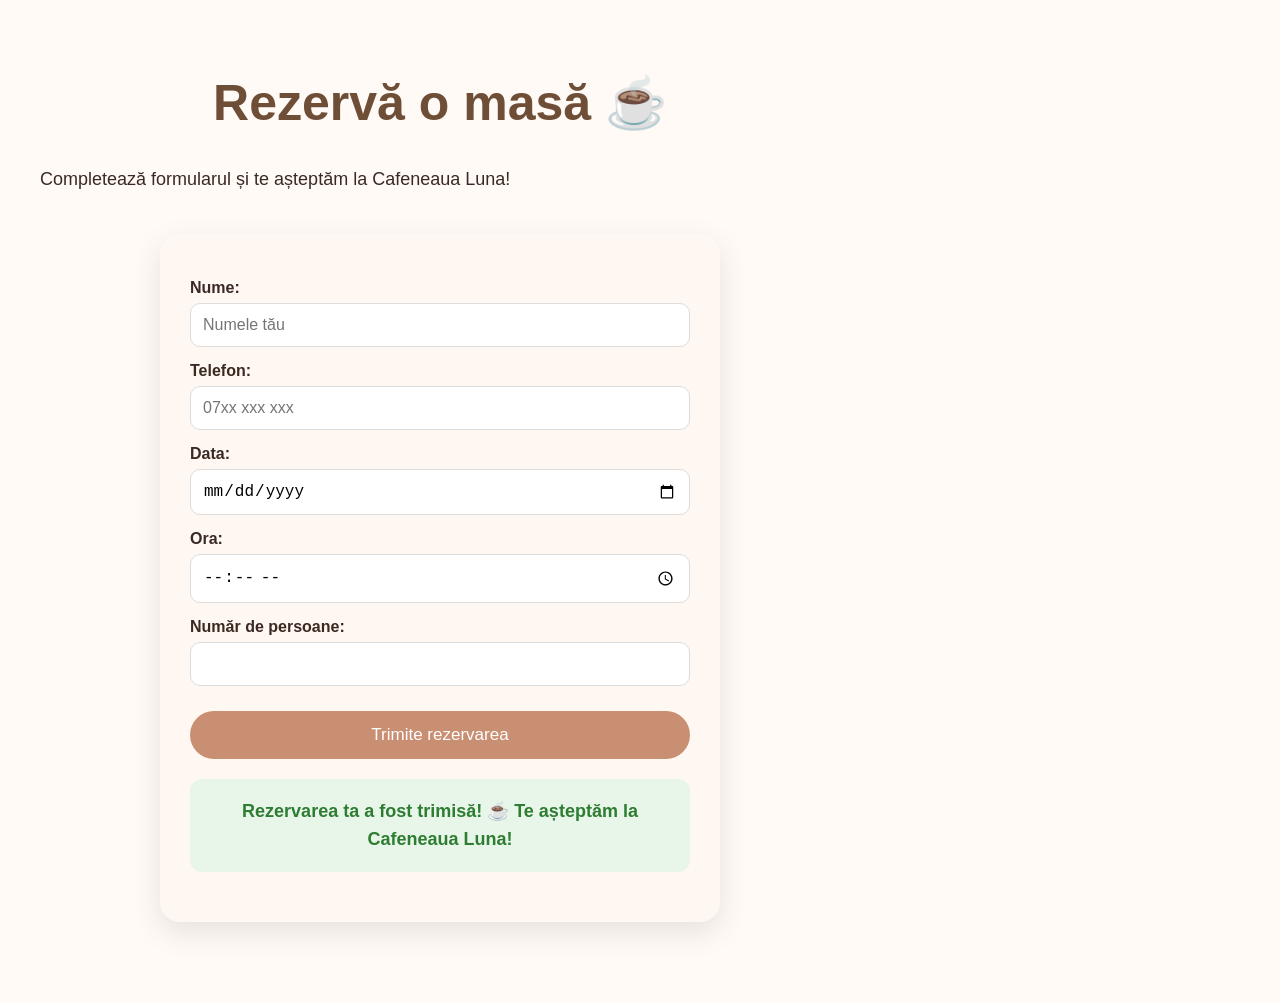
<file: rezervare.html>
<!DOCTYPE html>
<html lang="ro">
<head>
    <meta charset="UTF-8">
    <title>Rezervă o masă - Cafeneaua Luna</title>
    <link rel="stylesheet" href="style.css">
</head>

<body>

    <h1>Rezervă o masă ☕</h1>

    <p>Completează formularul și te așteptăm la Cafeneaua Luna!</p>

    <form>
        <label>Nume:</label>
        <input type="text" placeholder="Numele tău">

        <label>Telefon:</label>
        <input type="tel" placeholder="07xx xxx xxx">

        <label>Data:</label>
        <input type="date">

        <label>Ora:</label>
        <input type="time">

        <label>Număr de persoane:</label>
        <input type="number" min="1" max="10">

        <button type="submit">Trimite rezervarea</button>
   <form id="reservationForm"><p id="successMessage">
    Rezervarea ta a fost trimisă! ☕ Te așteptăm la Cafeneaua Luna!
</p>
<script src="script.js"></script>
</body>
</html>
</file>
<file: style.css>
body {
    background-color: #f5eee6;
    font-family: Arial, sans-serif;
    color: #3e2723;
    max-width: 800px;
    margin: 0 auto;
    padding: 40px;
}

h1 {
    color: #6f4e37;
    text-align: center;
    font-size: 50px;
}

h2 {
    color: #8b5e3c;
    border-bottom: 2px solid #c8a27a;
    padding-bottom: 8px;
}

p {
    font-size: 18px;
    line-height: 1.6;
}

ul {
    font-size: 18px;
    line-height: 2;
}

button {
    background-color: #6f4e37;
    color: white;
    border: none;
    padding: 15px 25px;
    border-radius: 8px;
    font-size: 16px;
    cursor: pointer;
}

button:hover {
    background-color: #4e342e;
}.menu {
    display: flex;
    gap: 20px;
    margin-top: 20px;
}

.card {
    background-color: white;
    padding: 25px;
    border-radius: 15px;
    text-align: center;
    flex: 1;
    box-shadow: 0 5px 15px rgba(0, 0, 0, 0.1);
    transition: transform 0.3s;
}

.card:hover {
    transform: translateY(-5px);
}

.icon {
    font-size: 40px;
}

.card h3 {
    color: #6f4e37;
    font-size: 22px;
}

.card p {
    font-size: 15px;
}

.card strong {
    color: #8b5e3c;
    font-size: 20px;
}.btn {
    display: inline-block;
    padding: 12px 24px;
    background: #8b6f8f;
    color: white;
    text-decoration: none;
    border-radius: 25px;
    font-weight: bold;
}

.btn:hover {
    background: #6f5673;
}/* PAGINA PRINCIPALA */

body {
    margin: 0;
    font-family: Arial, sans-serif;
    background: #fffaf5;
    color: #3b2923;
}


/* HERO */

.hero {
    min-height: 600px;
    display: flex;
    align-items: center;
    justify-content: center;
    text-align: center;

    background-image:
        linear-gradient(rgba(45, 25, 15, 0.45), rgba(45, 25, 15, 0.45)),
        url("https://images.unsplash.com/photo-1495474472287-4d71bcdd2085?auto=format&fit=crop&w=1600&q=80");

    background-size: cover;
    background-position: center;
    color: white;
    padding: 40px 20px;
}


/* TEXTUL DIN HERO */

.hero-content {
    max-width: 700px;
    animation: aparitie 1s ease;
}

.hero h1 {
    font-size: 60px;
    margin: 10px 0;
}

.hero p {
    font-size: 20px;
    line-height: 1.6;
}

.subtitle {
    text-transform: uppercase;
    letter-spacing: 4px;
    font-size: 14px !important;
}


/* BUTOANE */

.buttons {
    margin-top: 30px;
    display: flex;
    justify-content: center;
    gap: 15px;
    flex-wrap: wrap;
}

.btn {
    display: inline-block;
    padding: 14px 28px;
    background: #c28b65;
    color: white;
    text-decoration: none;
    border-radius: 30px;
    font-weight: bold;
    transition: 0.3s;
}

.btn:hover {
    transform: translateY(-4px);
    background: #a96f4b;
    box-shadow: 0 10px 20px rgba(0,0,0,0.2);
}

.btn-outline {
    background: transparent;
    border: 2px solid white;
}

.btn-outline:hover {
    background: white;
    color: #3b2923;
}


/* ANIMAȚIE */

@keyframes aparitie {
    from {
        opacity: 0;
        transform: translateY(30px);
    }

    to {
        opacity: 1;
        transform: translateY(0);
    }
}


/* TITLURI */

h2 {
    margin-top: 50px;
    font-size: 32px;
}


/* RESPONSIVE PENTRU TELEFON */

@media (max-width: 600px) {

    .hero {
        min-height: 500px;
    }

    .hero h1 {
        font-size: 40px;
    }

    .hero p {
        font-size: 17px;
    }

}/* DESPRE NOI */

.about {
    max-width: 1100px;
    margin: 100px auto;
    padding: 0 30px;

    display: grid;
    grid-template-columns: 1fr 1fr;
    gap: 60px;
    align-items: center;
}

.about-image img {
    width: 100%;
    border-radius: 25px;
    display: block;
    box-shadow: 0 15px 40px rgba(0,0,0,0.15);
}

.about-text h2 {
    font-size: 38px;
    line-height: 1.2;
    margin: 10px 0 20px;
}

.about-text p {
    line-height: 1.7;
    color: #666;
}

.section-subtitle {
    color: #a96f4b !important;
    font-weight: bold;
    letter-spacing: 3px;
    font-size: 13px !important;
}

/* PE TELEFON */

@media (max-width: 700px) {
    .about {
        grid-template-columns: 1fr;
        gap: 30px;
        margin: 60px auto;
    }

    .about-text h2 {
        font-size: 30px;
    }
}/* PAGINA DE REZERVARE */

form {
    max-width: 500px;
    margin: 40px auto;
    padding: 30px;
    background: #fff8f2;
    border-radius: 20px;
    box-shadow: 0 10px 30px rgba(0, 0, 0, 0.1);
}

form label {
    display: block;
    margin-top: 15px;
    margin-bottom: 6px;
    font-weight: bold;
}

form input {
    width: 100%;
    padding: 12px;
    border: 1px solid #ddd;
    border-radius: 10px;
    box-sizing: border-box;
    font-size: 16px;
}

form button {
    width: 100%;
    margin-top: 25px;
    padding: 14px;
    border: none;
    border-radius: 30px;
    background: #c98f72;
    color: white;
    font-size: 17px;
    cursor: pointer;
}

form button:hover {
    transform: scale(1.03);
}#successMessage {
    max-width: 500px;
    margin: 20px auto;
    padding: 18px;
    background: #e8f5e9;
    color: #2e7d32;
    border-radius: 12px;
    text-align: center;
    font-weight: bold;
    animation: aparitie 0.5s ease;
}
</file>
